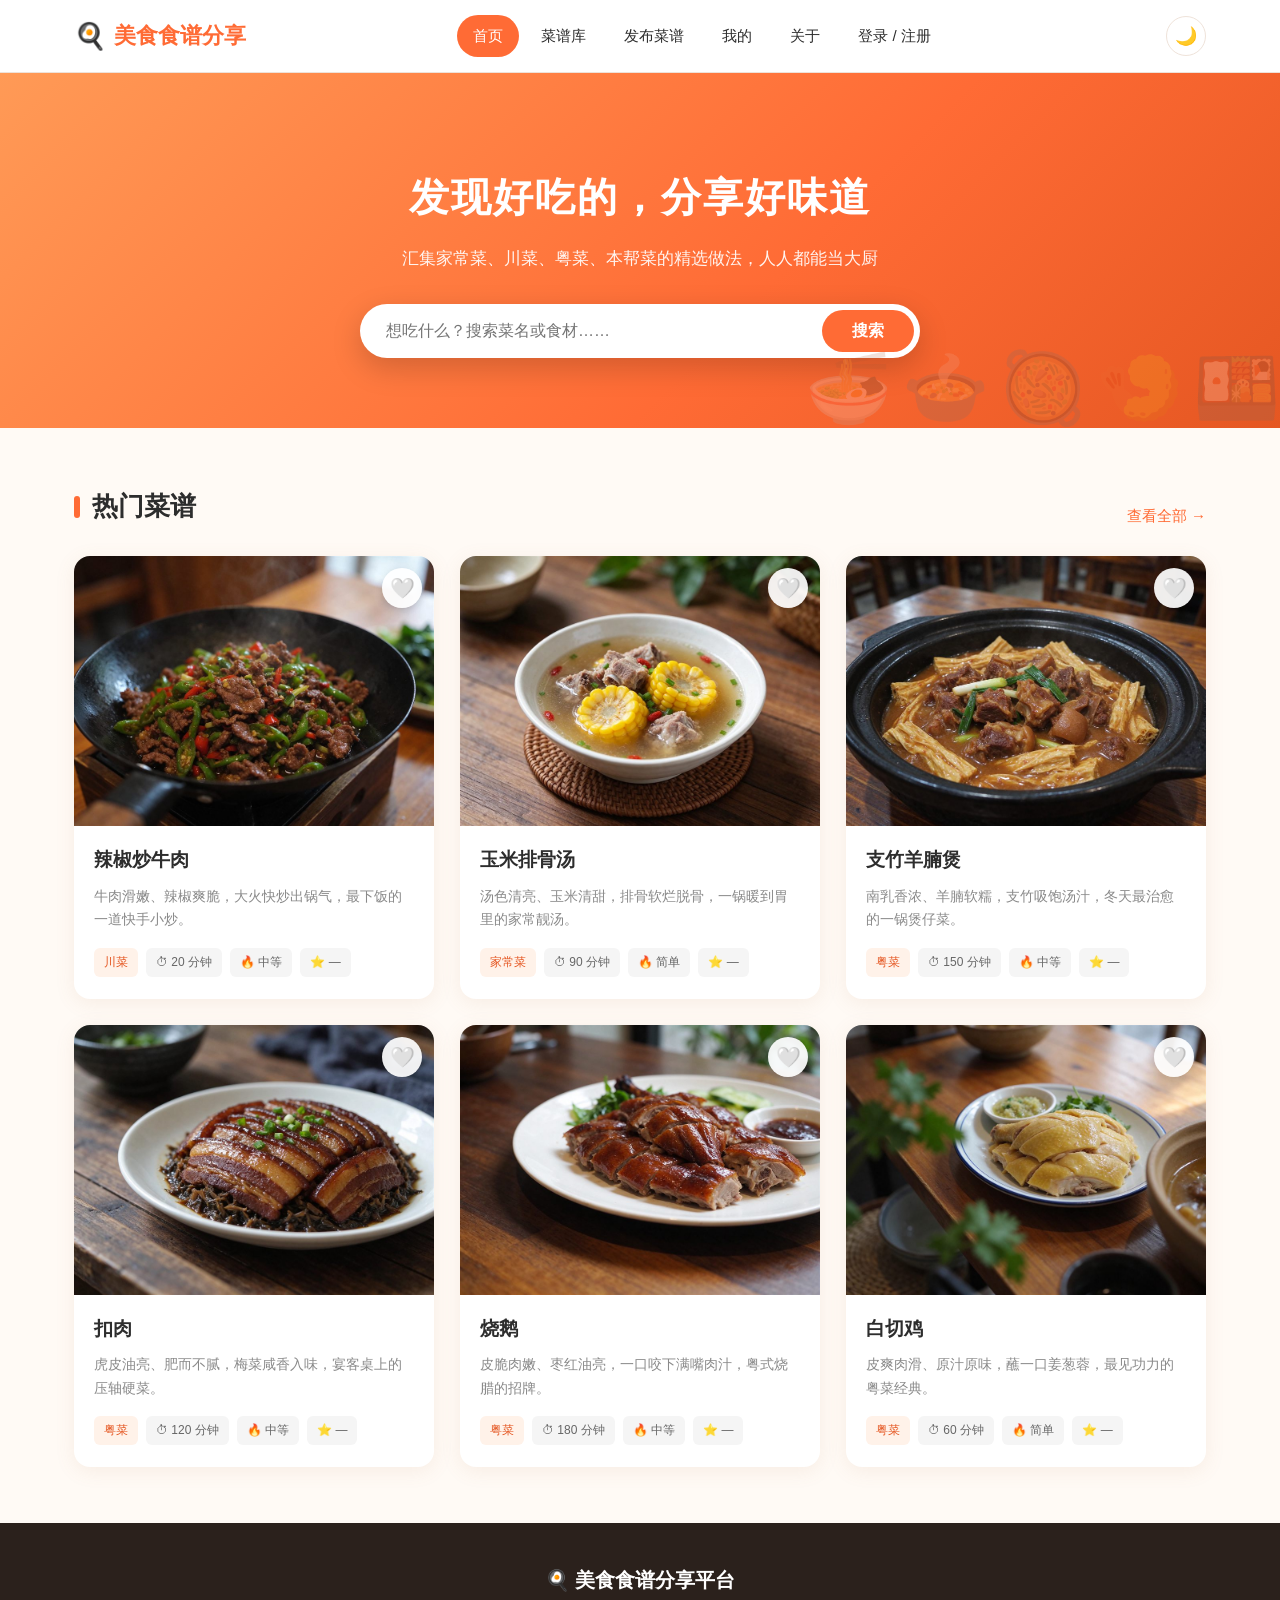
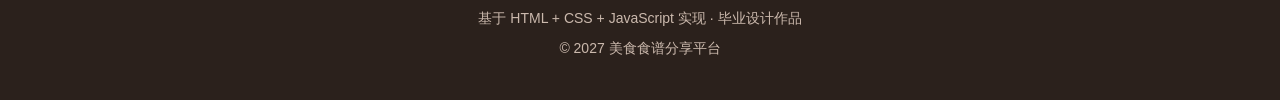
<file: index.html>
﻿<!DOCTYPE html>
<html lang="zh-CN">
<head>
  <meta charset="UTF-8">
  <meta name="viewport" content="width=device-width, initial-scale=1.0">
  <title>美食食谱分享平台 · 首页</title>
  <link rel="stylesheet" href="style.css">
</head>
<body data-page="home">

  <nav class="nav">
    <div class="nav-inner">
      <a class="logo" href="index.html"><span>🍳</span>美食食谱分享</a>
      <nav class="nav-links">
        <a href="index.html" class="active">首页</a>
        <a href="recipes.html">菜谱库</a>
        <a href="publish.html">发布菜谱</a>
        <a href="profile.html">我的</a>
        <a href="about.html">关于</a>
        <a href="login.html" class="nav-user">登录 / 注册</a>
      </nav>
    </div>
  </nav>

  <section class="hero">
    <h1>发现好吃的，分享好味道</h1>
    <p>汇集家常菜、川菜、粤菜、本帮菜的精选做法，人人都能当大厨</p>
    <form class="search-box" id="home-search">
      <input id="home-search-input" placeholder="想吃什么？搜索菜名或食材……" autocomplete="off">
      <button type="submit">搜索</button>
    </form>
  </section>

  <section class="section">
    <div class="container">
      <div class="section-head">
        <h2>热门菜谱</h2>
        <a href="recipes.html">查看全部 →</a>
      </div>
      <div class="card-grid" id="hot-grid"></div>
    </div>
  </section>

  <footer class="footer">
    <div class="f-logo">🍳 美食食谱分享平台</div>
    <p>基于 HTML + CSS + JavaScript 实现 · 毕业设计作品</p>
    <p>© 2027 美食食谱分享平台</p>
  </footer>

  <script src="data.js"></script>
  <script src="main.js"></script>
</body>
</html>
</file>
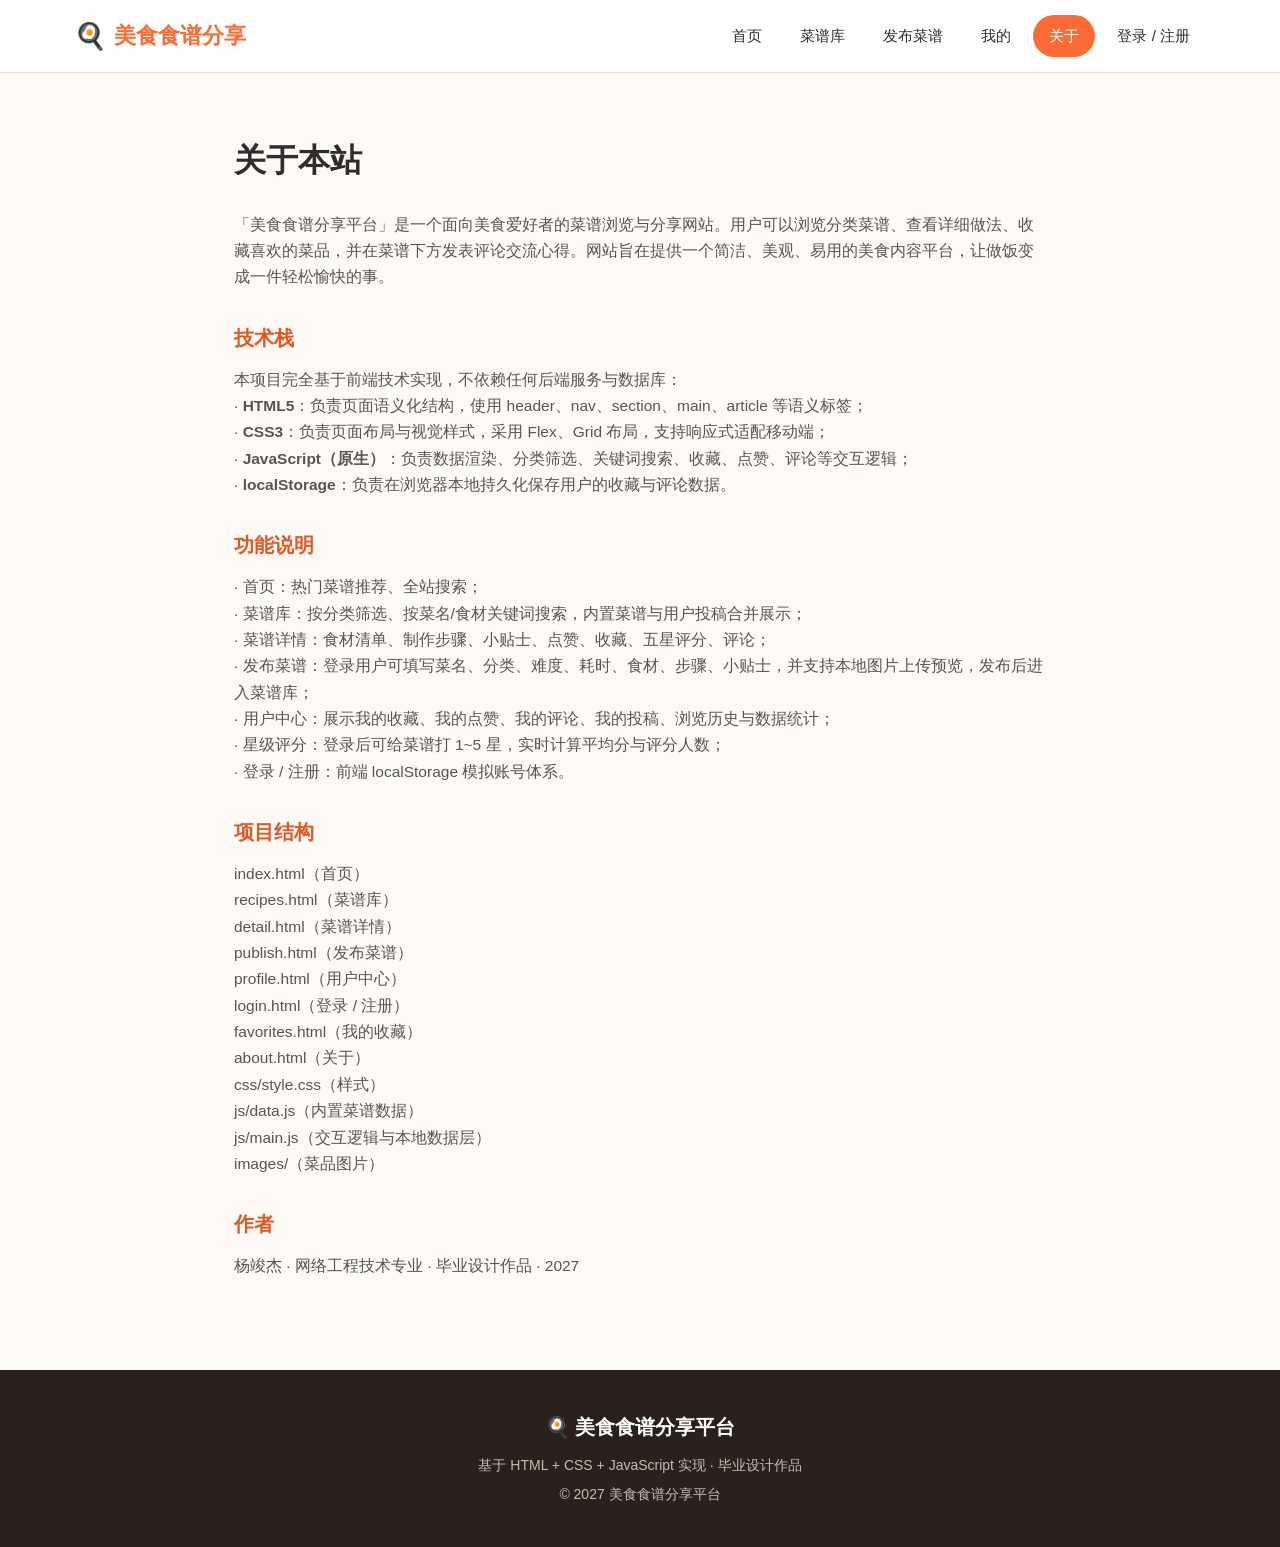
<file: about.html>
﻿<!DOCTYPE html>
<html lang="zh-CN">
<head>
  <meta charset="UTF-8">
  <meta name="viewport" content="width=device-width, initial-scale=1.0">
  <title>关于 · 美食食谱分享平台</title>
  <link rel="stylesheet" href="style.css">
</head>
<body data-page="about">

  <nav class="nav">
    <div class="nav-inner">
      <a class="logo" href="index.html"><span>🍳</span>美食食谱分享</a>
      <nav class="nav-links">
        <a href="index.html">首页</a>
        <a href="recipes.html">菜谱库</a>
        <a href="publish.html">发布菜谱</a>
        <a href="profile.html">我的</a>
        <a href="about.html" class="active">关于</a>
        <a href="login.html" class="nav-user">登录 / 注册</a>
      </nav>
    </div>
  </nav>

  <div class="about-wrap">
    <h1>关于本站</h1>
    <p>「美食食谱分享平台」是一个面向美食爱好者的菜谱浏览与分享网站。用户可以浏览分类菜谱、查看详细做法、收藏喜欢的菜品，并在菜谱下方发表评论交流心得。网站旨在提供一个简洁、美观、易用的美食内容平台，让做饭变成一件轻松愉快的事。</p>

    <h2>技术栈</h2>
    <p>本项目完全基于前端技术实现，不依赖任何后端服务与数据库：</p>
    <p>· <strong>HTML5</strong>：负责页面语义化结构，使用 header、nav、section、main、article 等语义标签；<br>
       · <strong>CSS3</strong>：负责页面布局与视觉样式，采用 Flex、Grid 布局，支持响应式适配移动端；<br>
       · <strong>JavaScript（原生）</strong>：负责数据渲染、分类筛选、关键词搜索、收藏、点赞、评论等交互逻辑；<br>
       · <strong>localStorage</strong>：负责在浏览器本地持久化保存用户的收藏与评论数据。</p>

    <h2>功能说明</h2>
    <p>· 首页：热门菜谱推荐、全站搜索；<br>
       · 菜谱库：按分类筛选、按菜名/食材关键词搜索，内置菜谱与用户投稿合并展示；<br>
       · 菜谱详情：食材清单、制作步骤、小贴士、点赞、收藏、五星评分、评论；<br>
       · 发布菜谱：登录用户可填写菜名、分类、难度、耗时、食材、步骤、小贴士，并支持本地图片上传预览，发布后进入菜谱库；<br>
       · 用户中心：展示我的收藏、我的点赞、我的评论、我的投稿、浏览历史与数据统计；<br>
       · 星级评分：登录后可给菜谱打 1~5 星，实时计算平均分与评分人数；<br>
       · 登录 / 注册：前端 localStorage 模拟账号体系。</p>

    <h2>项目结构</h2>
    <p>
      index.html（首页）<br>
      recipes.html（菜谱库）<br>
      detail.html（菜谱详情）<br>
      publish.html（发布菜谱）<br>
      profile.html（用户中心）<br>
      login.html（登录 / 注册）<br>
      favorites.html（我的收藏）<br>
      about.html（关于）<br>
      css/style.css（样式）<br>
      js/data.js（内置菜谱数据）<br>
      js/main.js（交互逻辑与本地数据层）<br>
      images/（菜品图片）
    </p>

    <h2>作者</h2>
    <p>杨竣杰 · 网络工程技术专业 · 毕业设计作品 · 2027</p>
  </div>

  <footer class="footer">
    <div class="f-logo">🍳 美食食谱分享平台</div>
    <p>基于 HTML + CSS + JavaScript 实现 · 毕业设计作品</p>
    <p>© 2027 美食食谱分享平台</p>
  </footer>

</body>
</html>
</file>
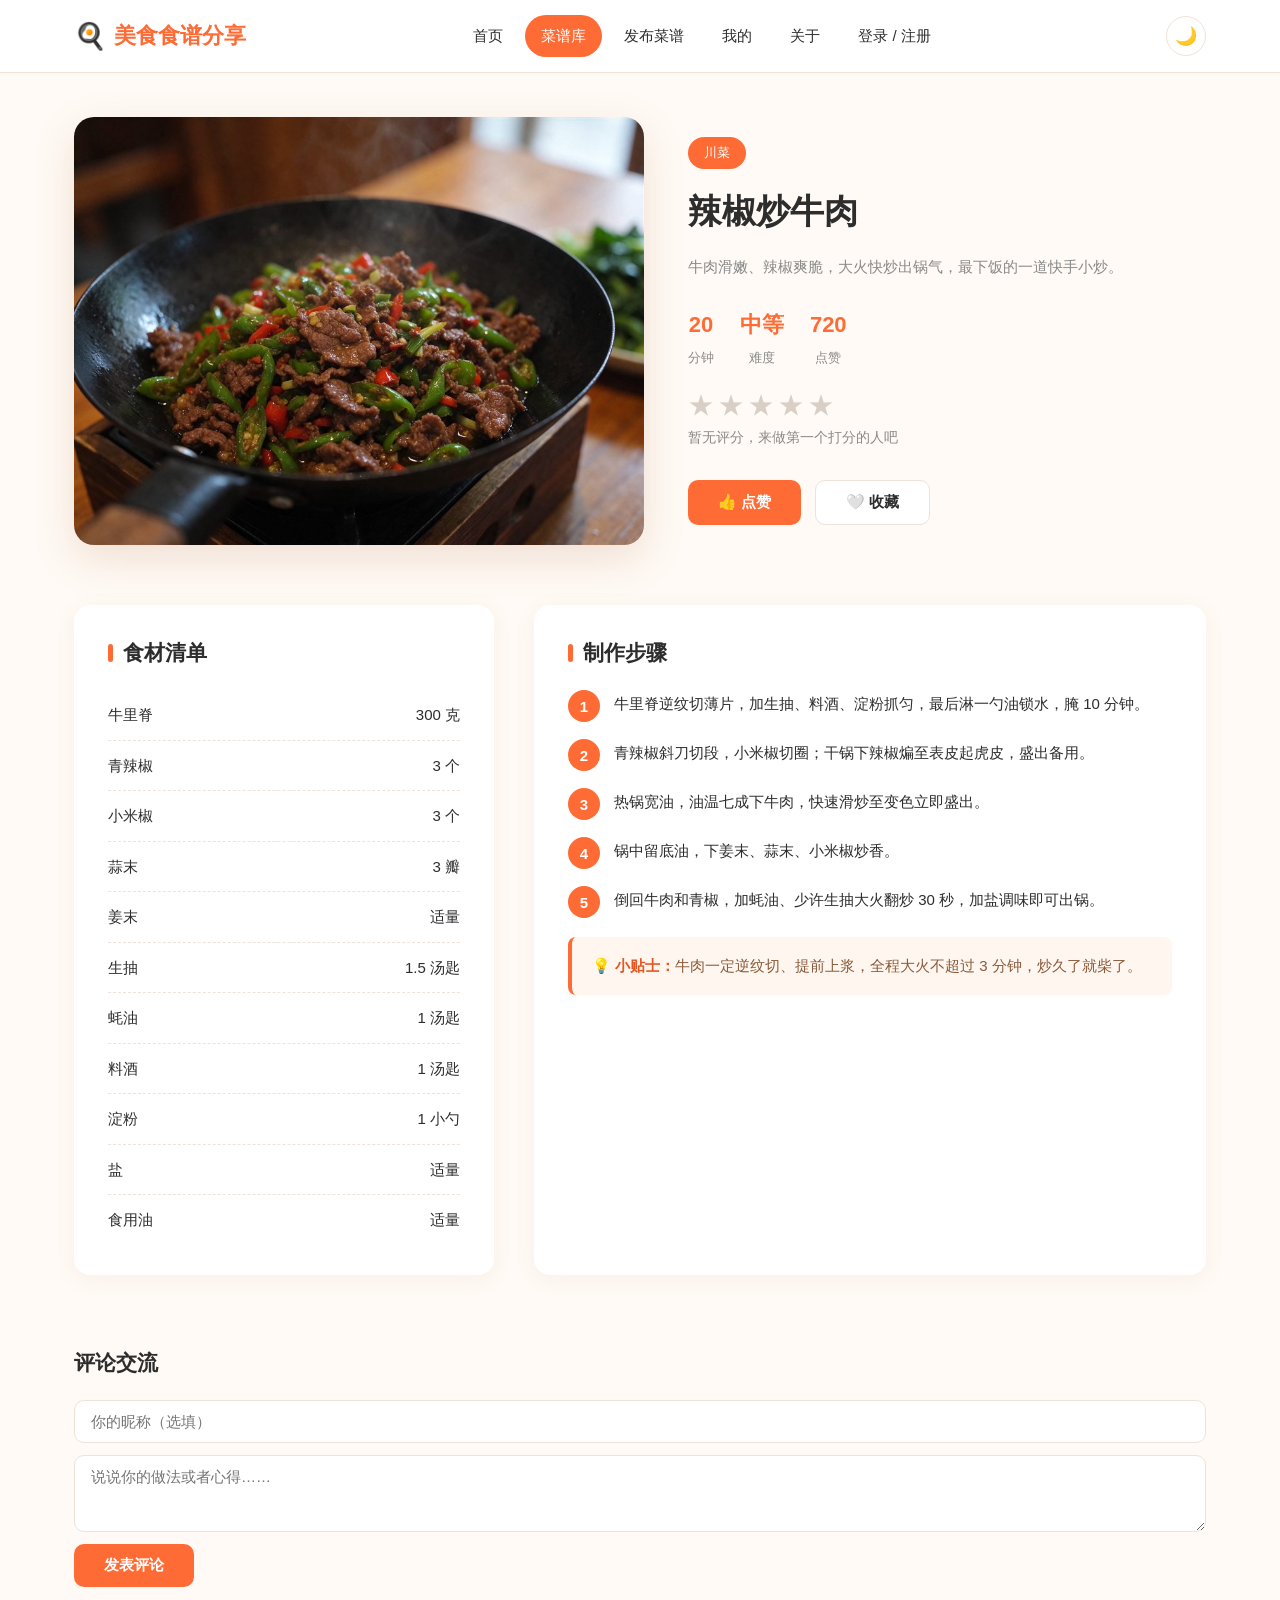
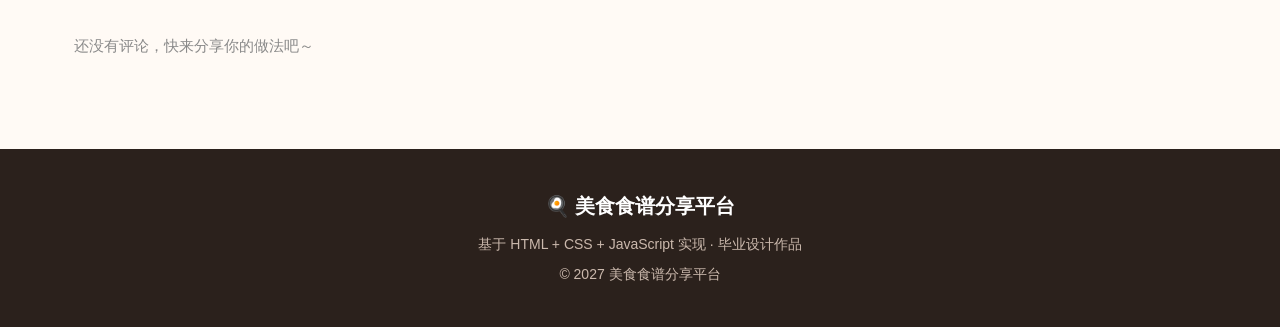
<file: detail.html>
﻿<!DOCTYPE html>
<html lang="zh-CN">
<head>
  <meta charset="UTF-8">
  <meta name="viewport" content="width=device-width, initial-scale=1.0">
  <title>菜谱详情 · 美食食谱分享平台</title>
  <link rel="stylesheet" href="style.css">
</head>
<body data-page="detail">

  <nav class="nav">
    <div class="nav-inner">
      <a class="logo" href="index.html"><span>🍳</span>美食食谱分享</a>
      <nav class="nav-links">
        <a href="index.html">首页</a>
        <a href="recipes.html" class="active">菜谱库</a>
        <a href="publish.html">发布菜谱</a>
        <a href="profile.html">我的</a>
        <a href="about.html">关于</a>
        <a href="login.html" class="nav-user">登录 / 注册</a>
      </nav>
    </div>
  </nav>

  <main class="container">
    <div class="detail-head" id="detail-head"></div>
    <div class="detail-grid" id="detail-body"></div>
  </main>

  <section class="comments">
    <div class="container">
      <h2 style="font-size:21px;font-weight:700;margin-bottom:20px">评论交流</h2>
      <form class="comment-form" id="comment-form">
        <input id="c-name" placeholder="你的昵称（选填）" maxlength="20">
        <textarea id="c-text" placeholder="说说你的做法或者心得……" rows="3" maxlength="200"></textarea>
        <button class="btn btn-primary" type="submit">发表评论</button>
      </form>
      <div class="comment-list" id="comment-list"></div>
    </div>
  </section>

  <footer class="footer">
    <div class="f-logo">🍳 美食食谱分享平台</div>
    <p>基于 HTML + CSS + JavaScript 实现 · 毕业设计作品</p>
    <p>© 2027 美食食谱分享平台</p>
  </footer>

  <script src="data.js"></script>
  <script src="main.js"></script>
</body>
</html>
</file>
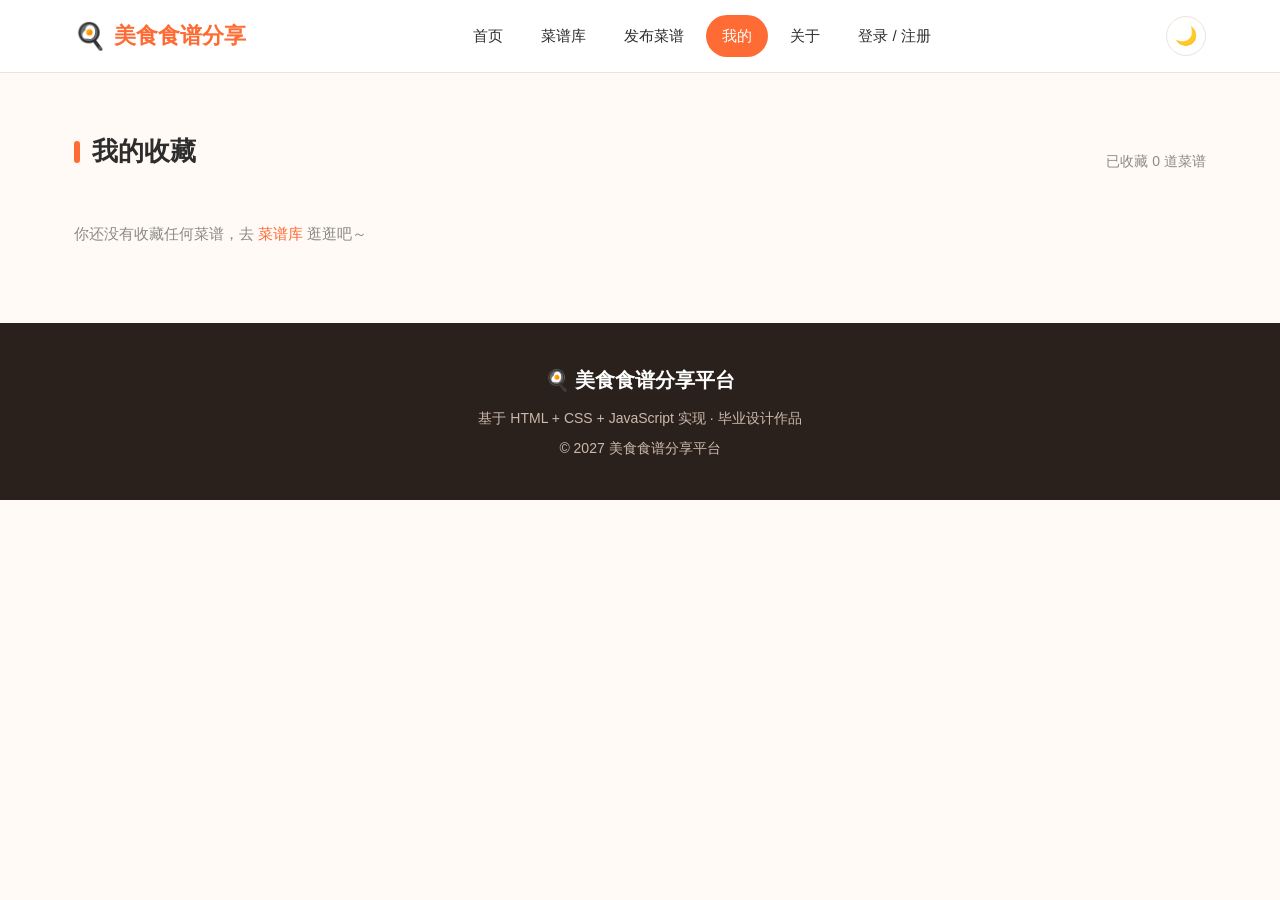
<file: favorites.html>
﻿<!DOCTYPE html>
<html lang="zh-CN">
<head>
  <meta charset="UTF-8">
  <meta name="viewport" content="width=device-width, initial-scale=1.0">
  <title>我的收藏 · 美食食谱分享平台</title>
  <link rel="stylesheet" href="style.css">
</head>
<body data-page="favorites">

  <nav class="nav">
    <div class="nav-inner">
      <a class="logo" href="index.html"><span>🍳</span>美食食谱分享</a>
      <nav class="nav-links">
        <a href="index.html">首页</a>
        <a href="recipes.html">菜谱库</a>
        <a href="publish.html">发布菜谱</a>
        <a href="profile.html" class="active">我的</a>
        <a href="about.html">关于</a>
        <a href="login.html" class="nav-user">登录 / 注册</a>
      </nav>
    </div>
  </nav>

  <section class="section">
    <div class="container">
      <div class="section-head">
        <h2>我的收藏</h2>
        <span id="fav-count" style="color:#8a8a8a;font-size:14px"></span>
      </div>
      <div class="card-grid" id="fav-grid"></div>
    </div>
  </section>

  <footer class="footer">
    <div class="f-logo">🍳 美食食谱分享平台</div>
    <p>基于 HTML + CSS + JavaScript 实现 · 毕业设计作品</p>
    <p>© 2027 美食食谱分享平台</p>
  </footer>

  <script src="data.js"></script>
  <script src="main.js"></script>
</body>
</html>
</file>
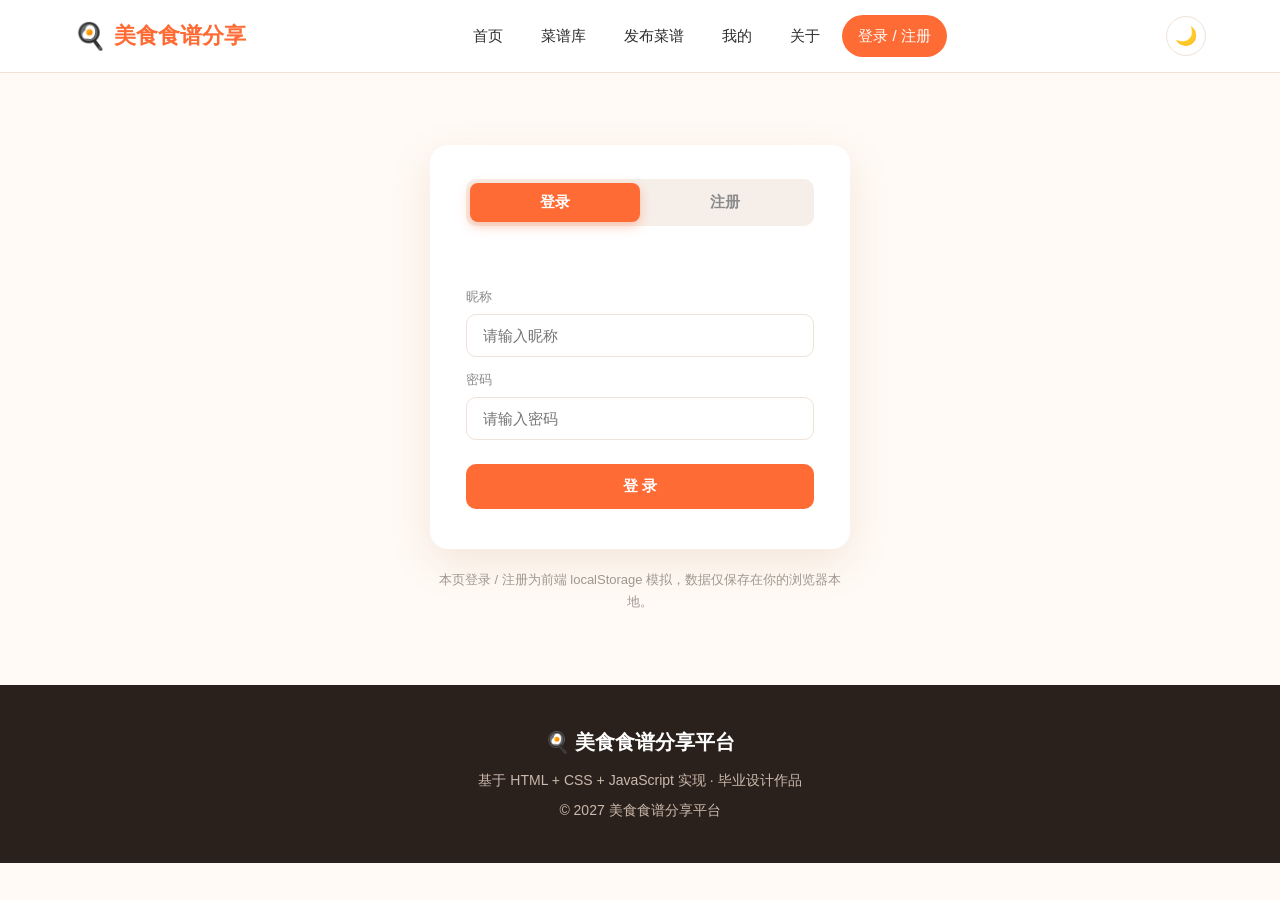
<file: login.html>
﻿<!DOCTYPE html>
<html lang="zh-CN">
<head>
  <meta charset="UTF-8">
  <meta name="viewport" content="width=device-width, initial-scale=1.0">
  <title>登录 / 注册 · 美食食谱分享平台</title>
  <link rel="stylesheet" href="style.css">
</head>
<body data-page="login">

  <nav class="nav">
    <div class="nav-inner">
      <a class="logo" href="index.html"><span>🍳</span>美食食谱分享</a>
      <nav class="nav-links">
        <a href="index.html">首页</a>
        <a href="recipes.html">菜谱库</a>
        <a href="publish.html">发布菜谱</a>
        <a href="profile.html">我的</a>
        <a href="about.html">关于</a>
        <a href="login.html" class="nav-user active">登录 / 注册</a>
      </nav>
    </div>
  </nav>

  <div class="auth-wrap">
    <div class="auth-card">
      <div class="auth-tabs">
        <button class="auth-tab active" data-tab="login">登录</button>
        <button class="auth-tab" data-tab="register">注册</button>
      </div>

      <div id="auth-msg" class="auth-msg"></div>

      
      <div id="logged-in" class="logged-box" style="display:none">
        <div class="logged-avatar">👤</div>
        <p class="logged-text" id="logged-text"></p>
        <button class="btn btn-fav" id="logout-btn" type="button">退出登录</button>
      </div>

      
      <form id="login-form" class="auth-form">
        <label>昵称</label>
        <input id="login-name" placeholder="请输入昵称" autocomplete="username" maxlength="20">
        <label>密码</label>
        <input id="login-pwd" type="password" placeholder="请输入密码" autocomplete="current-password">
        <button class="btn btn-primary" type="submit">登 录</button>
      </form>

      
      <form id="register-form" class="auth-form" style="display:none">
        <label>昵称</label>
        <input id="reg-name" placeholder="设置昵称" autocomplete="username" maxlength="20">
        <label>密码</label>
        <input id="reg-pwd" type="password" placeholder="设置密码（至少 6 位）" autocomplete="new-password">
        <label>确认密码</label>
        <input id="reg-pwd2" type="password" placeholder="再次输入密码" autocomplete="new-password">
        <button class="btn btn-primary" type="submit">注 册</button>
      </form>
    </div>
    <p class="auth-note">本页登录 / 注册为前端 localStorage 模拟，数据仅保存在你的浏览器本地。</p>
  </div>

  <footer class="footer">
    <div class="f-logo">🍳 美食食谱分享平台</div>
    <p>基于 HTML + CSS + JavaScript 实现 · 毕业设计作品</p>
    <p>© 2027 美食食谱分享平台</p>
  </footer>

  <script src="main.js"></script>
</body>
</html>
</file>
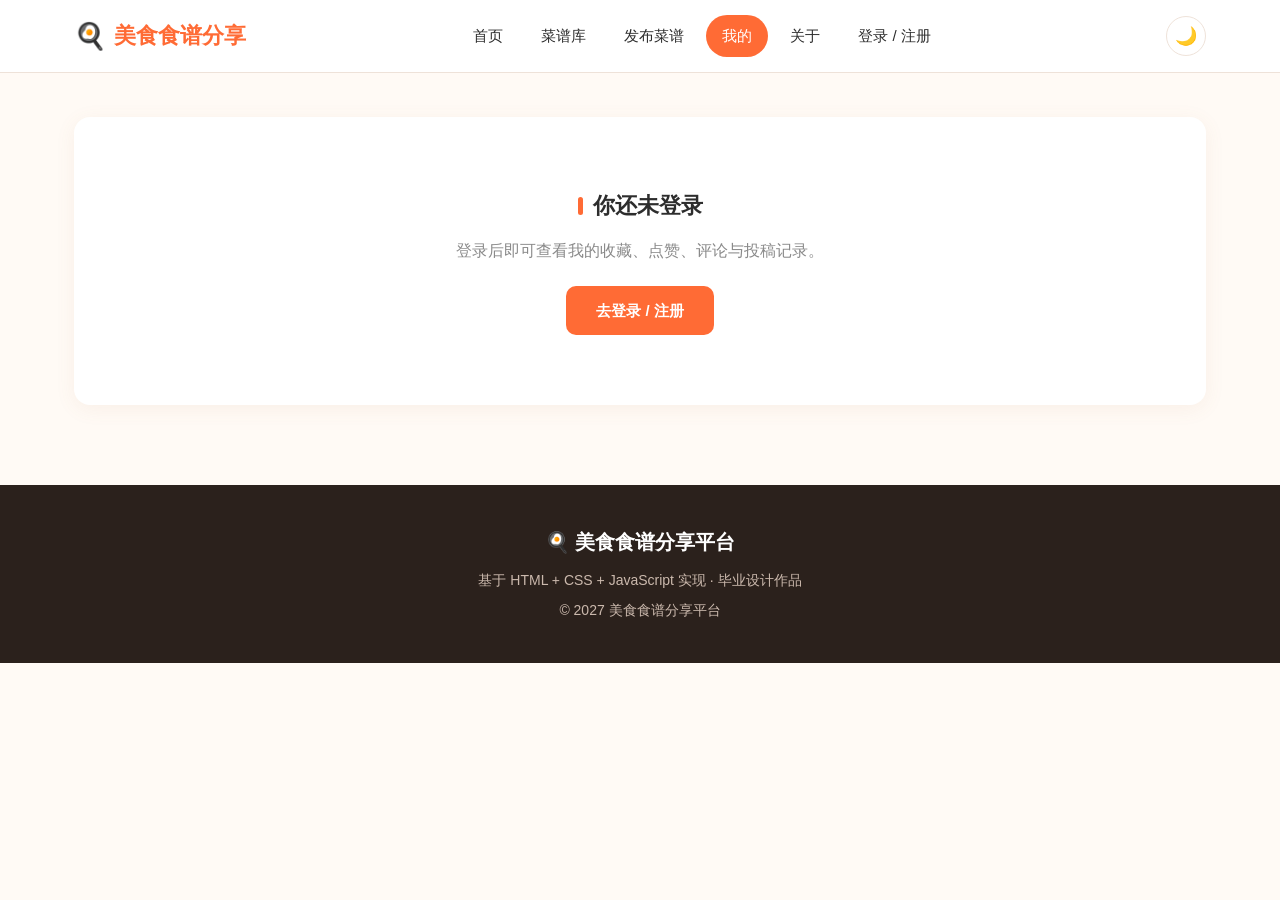
<file: profile.html>
﻿<!DOCTYPE html>
<html lang="zh-CN">
<head>
  <meta charset="UTF-8">
  <meta name="viewport" content="width=device-width, initial-scale=1.0">
  <title>我的 · 美食食谱分享平台</title>
  <link rel="stylesheet" href="style.css">
</head>
<body data-page="profile">

  <nav class="nav">
    <div class="nav-inner">
      <a class="logo" href="index.html"><span>🍳</span>美食食谱分享</a>
      <nav class="nav-links">
        <a href="index.html">首页</a>
        <a href="recipes.html">菜谱库</a>
        <a href="publish.html">发布菜谱</a>
        <a href="profile.html" class="active">我的</a>
        <a href="about.html">关于</a>
        <a href="login.html" class="nav-user">登录 / 注册</a>
      </nav>
    </div>
  </nav>

  <main class="profile-wrap">
    
    <div id="profile-guest" class="panel guest-box" hidden>
      <h2 style="font-size:22px;margin-bottom:12px">你还未登录</h2>
      <p style="color:#8a8a8a;margin-bottom:22px">登录后即可查看我的收藏、点赞、评论与投稿记录。</p>
      <a href="login.html" class="btn btn-primary" style="display:inline-block">去登录 / 注册</a>
    </div>

    
    <div id="profile-main" hidden>
      <div class="profile-head">
        <div class="profile-avatar" id="profile-avatar">U</div>
        <div>
          <h1 id="profile-name">用户</h1>
          <p class="muted">美食爱好者 · 本地账号</p>
        </div>
        <a href="publish.html" class="btn btn-primary">+ 发布菜谱</a>
      </div>

      <div class="profile-stats" id="profile-stats"></div>

      <div class="profile-tabs">
        <button data-ptab="favs" class="active">我的收藏</button>
        <button data-ptab="likes">我的点赞</button>
        <button data-ptab="comments">我的评论</button>
        <button data-ptab="recipes">我的投稿</button>
        <button data-ptab="history">浏览历史</button>
      </div>

      <div id="profile-content"></div>

      <div style="margin-top:36px">
        <button class="btn btn-fav" id="profile-logout">退出登录</button>
      </div>
    </div>
  </main>

  <footer class="footer">
    <div class="f-logo">🍳 美食食谱分享平台</div>
    <p>基于 HTML + CSS + JavaScript 实现 · 毕业设计作品</p>
    <p>© 2027 美食食谱分享平台</p>
  </footer>

  <script src="data.js"></script>
  <script src="main.js"></script>
</body>
</html>
</file>
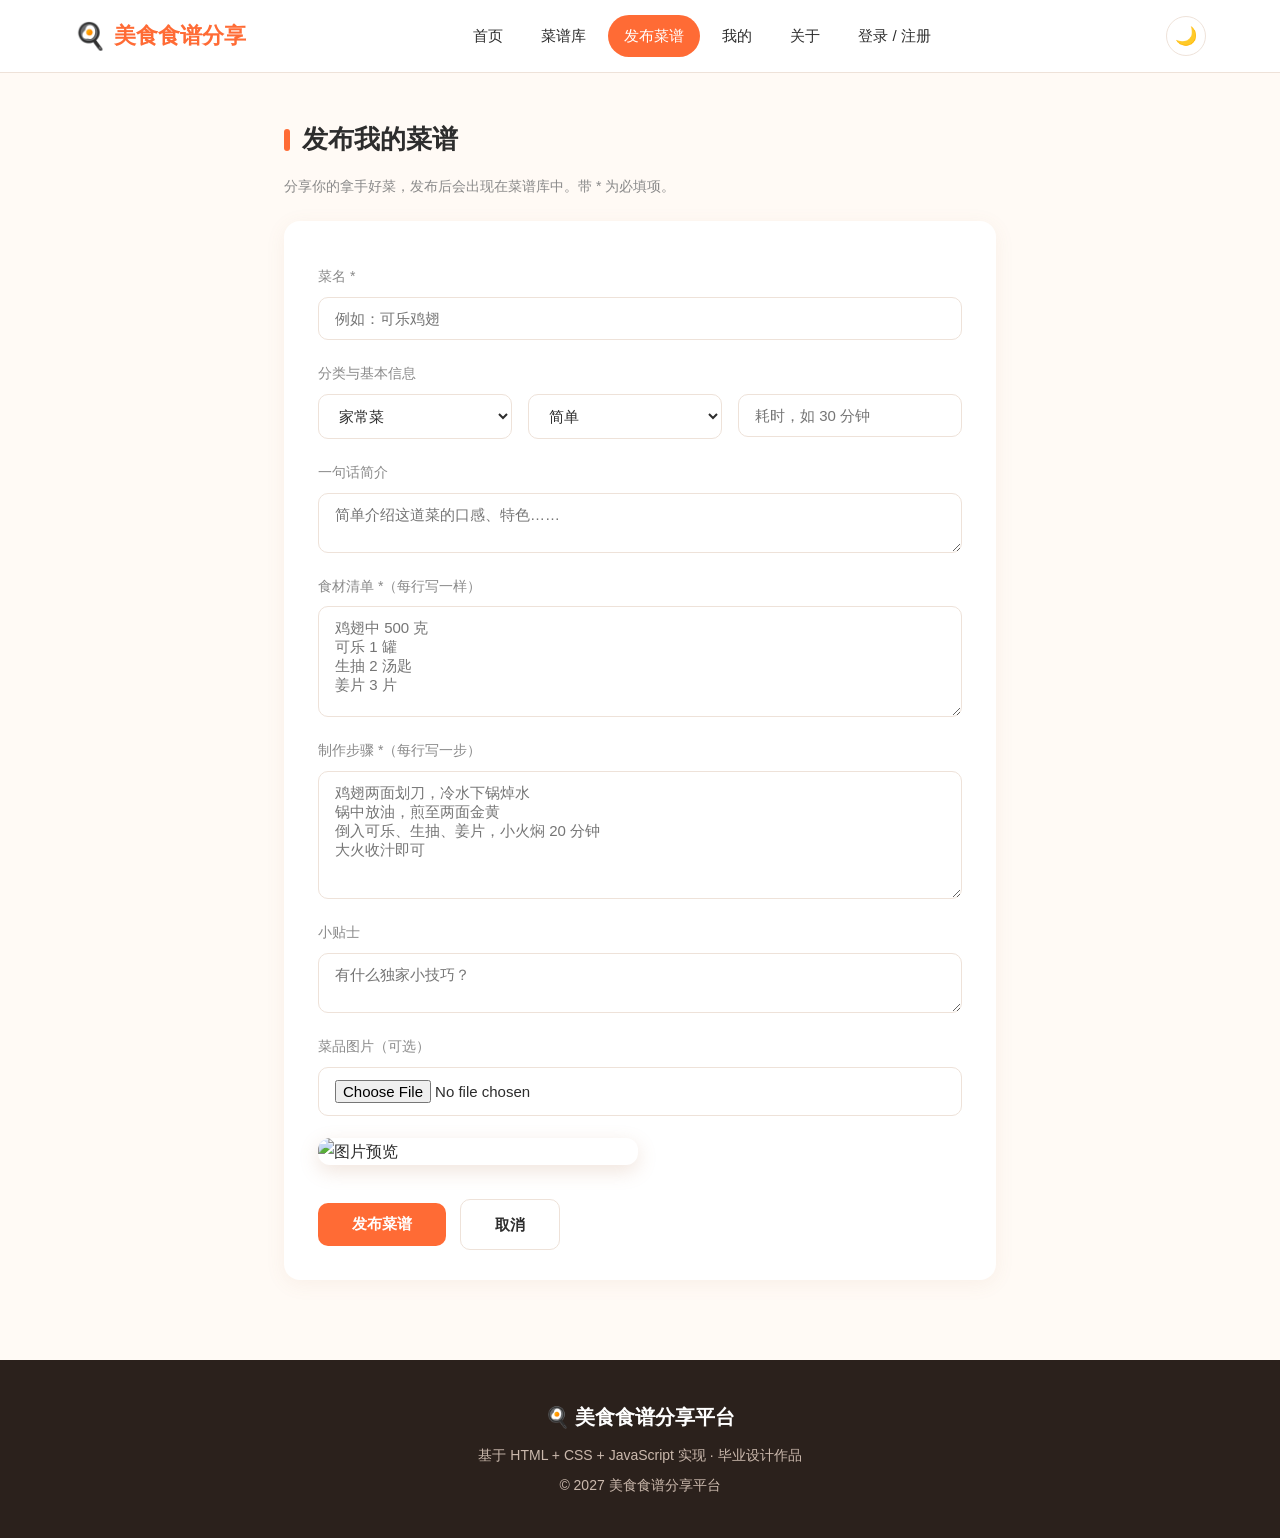
<file: publish.html>
﻿<!DOCTYPE html>
<html lang="zh-CN">
<head>
  <meta charset="UTF-8">
  <meta name="viewport" content="width=device-width, initial-scale=1.0">
  <title>发布菜谱 · 美食食谱分享平台</title>
  <link rel="stylesheet" href="style.css">
</head>
<body data-page="publish">

  <nav class="nav">
    <div class="nav-inner">
      <a class="logo" href="index.html"><span>🍳</span>美食食谱分享</a>
      <nav class="nav-links">
        <a href="index.html">首页</a>
        <a href="recipes.html">菜谱库</a>
        <a href="publish.html" class="active">发布菜谱</a>
        <a href="profile.html">我的</a>
        <a href="about.html">关于</a>
        <a href="login.html" class="nav-user">登录 / 注册</a>
      </nav>
    </div>
  </nav>

  <main class="publish-wrap">
    <div class="section-head">
      <h2>发布我的菜谱</h2>
    </div>
    <p style="color:#8a8a8a;font-size:14px;margin:-14px 0 22px">
      分享你的拿手好菜，发布后会出现在菜谱库中。带 * 为必填项。
    </p>

    <form id="pub-form" class="panel publish-form">
      <label>菜名 *</label>
      <input id="pub-name" placeholder="例如：可乐鸡翅" maxlength="20">

      <label>分类与基本信息</label>
      <div class="row">
        <div>
          <select id="pub-cat">
            <option value="家常菜">家常菜</option>
            <option value="川菜">川菜</option>
            <option value="粤菜">粤菜</option>
            <option value="本帮菜">本帮菜</option>
          </select>
        </div>
        <div>
          <select id="pub-diff">
            <option value="简单">简单</option>
            <option value="中等">中等</option>
            <option value="困难">困难</option>
          </select>
        </div>
        <div>
          <input id="pub-time" placeholder="耗时，如 30 分钟">
        </div>
      </div>

      <label>一句话简介</label>
      <textarea id="pub-desc" rows="2" placeholder="简单介绍这道菜的口感、特色……" maxlength="80"></textarea>

      <label>食材清单 *（每行写一样）</label>
      <textarea id="pub-ing" rows="5" placeholder="鸡翅中 500 克&#10;可乐 1 罐&#10;生抽 2 汤匙&#10;姜片 3 片"></textarea>

      <label>制作步骤 *（每行写一步）</label>
      <textarea id="pub-steps" rows="6" placeholder="鸡翅两面划刀，冷水下锅焯水&#10;锅中放油，煎至两面金黄&#10;倒入可乐、生抽、姜片，小火焖 20 分钟&#10;大火收汁即可"></textarea>

      <label>小贴士</label>
      <textarea id="pub-tips" rows="2" placeholder="有什么独家小技巧？"></textarea>

      <label>菜品图片（可选）</label>
      <input id="pub-img" type="file" accept="image/*">
      <img id="pub-preview" class="pub-preview" alt="图片预览" hidden>

      <div class="form-actions">
        <button class="btn btn-primary" type="submit">发布菜谱</button>
        <a href="recipes.html" class="btn btn-fav btn-link">取消</a>
      </div>
    </form>
  </main>

  <footer class="footer">
    <div class="f-logo">🍳 美食食谱分享平台</div>
    <p>基于 HTML + CSS + JavaScript 实现 · 毕业设计作品</p>
    <p>© 2027 美食食谱分享平台</p>
  </footer>

  <script src="data.js"></script>
  <script src="main.js"></script>
</body>
</html>
</file>
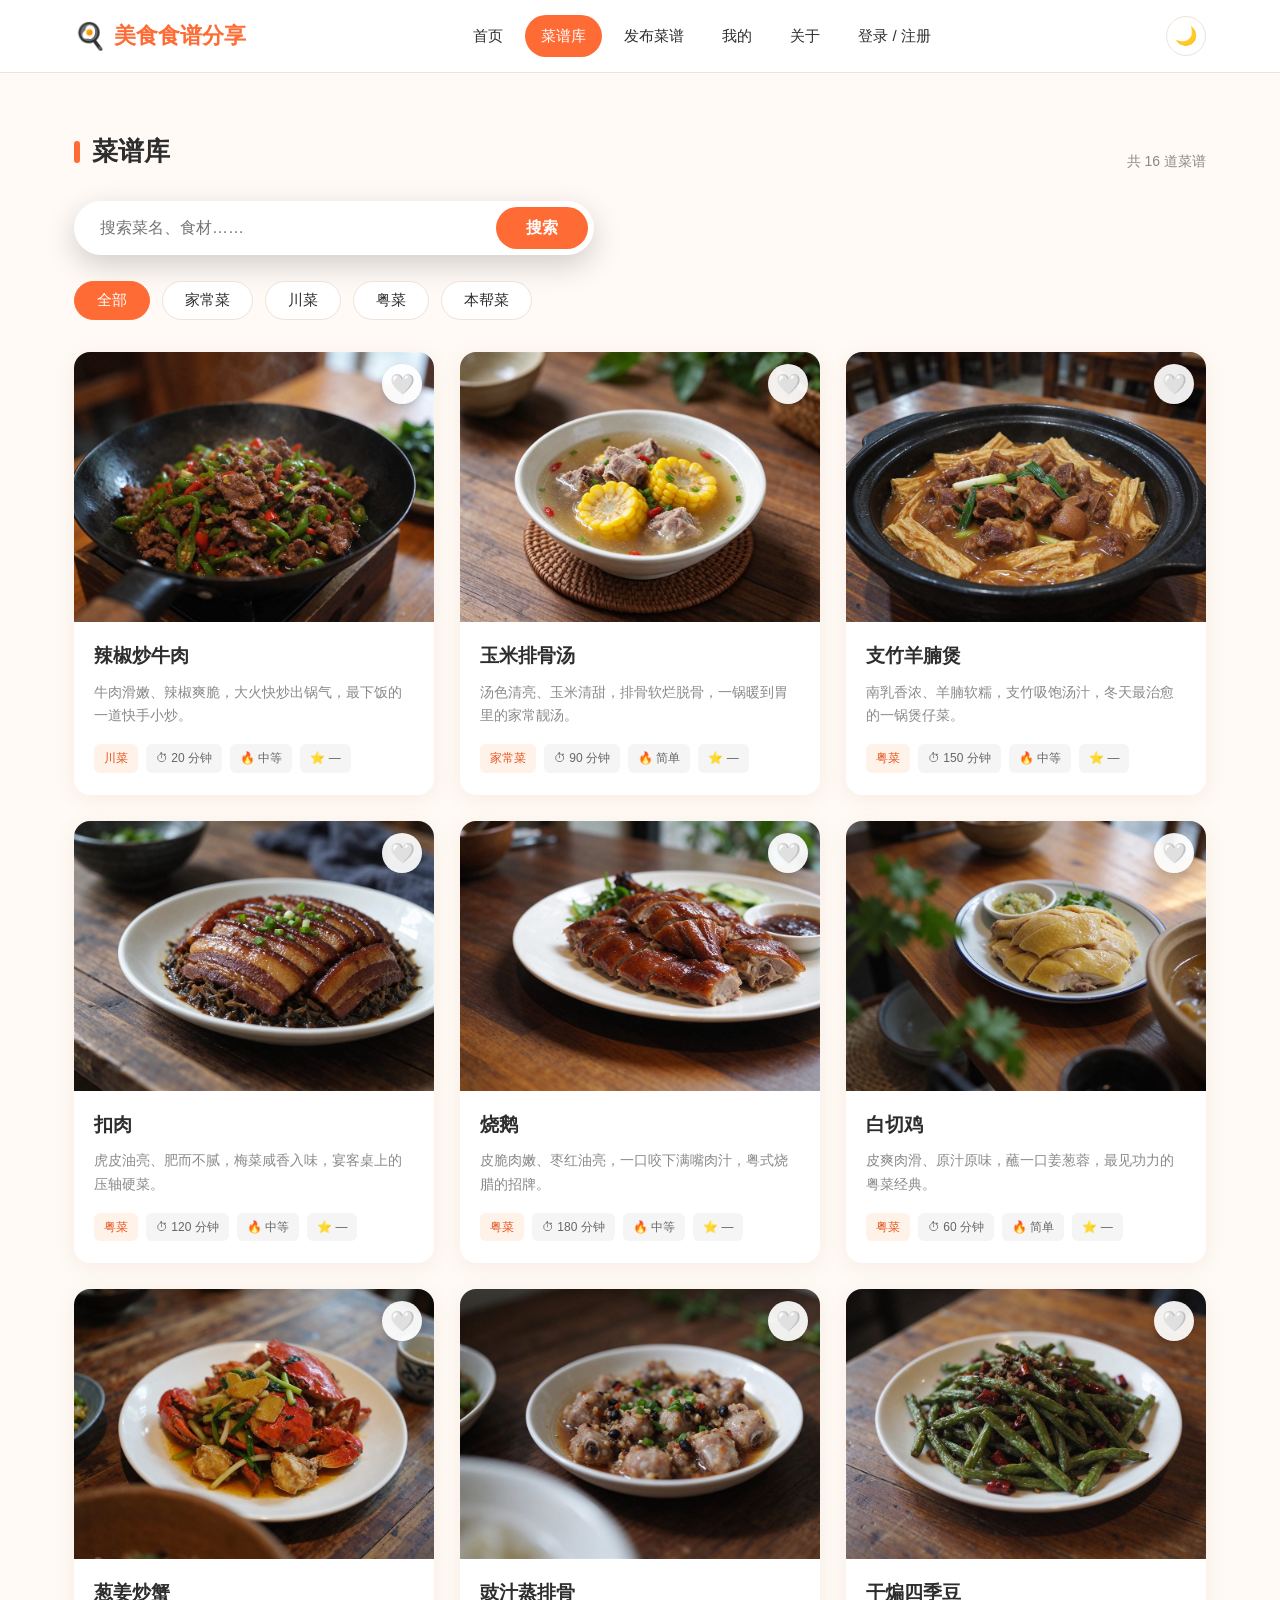
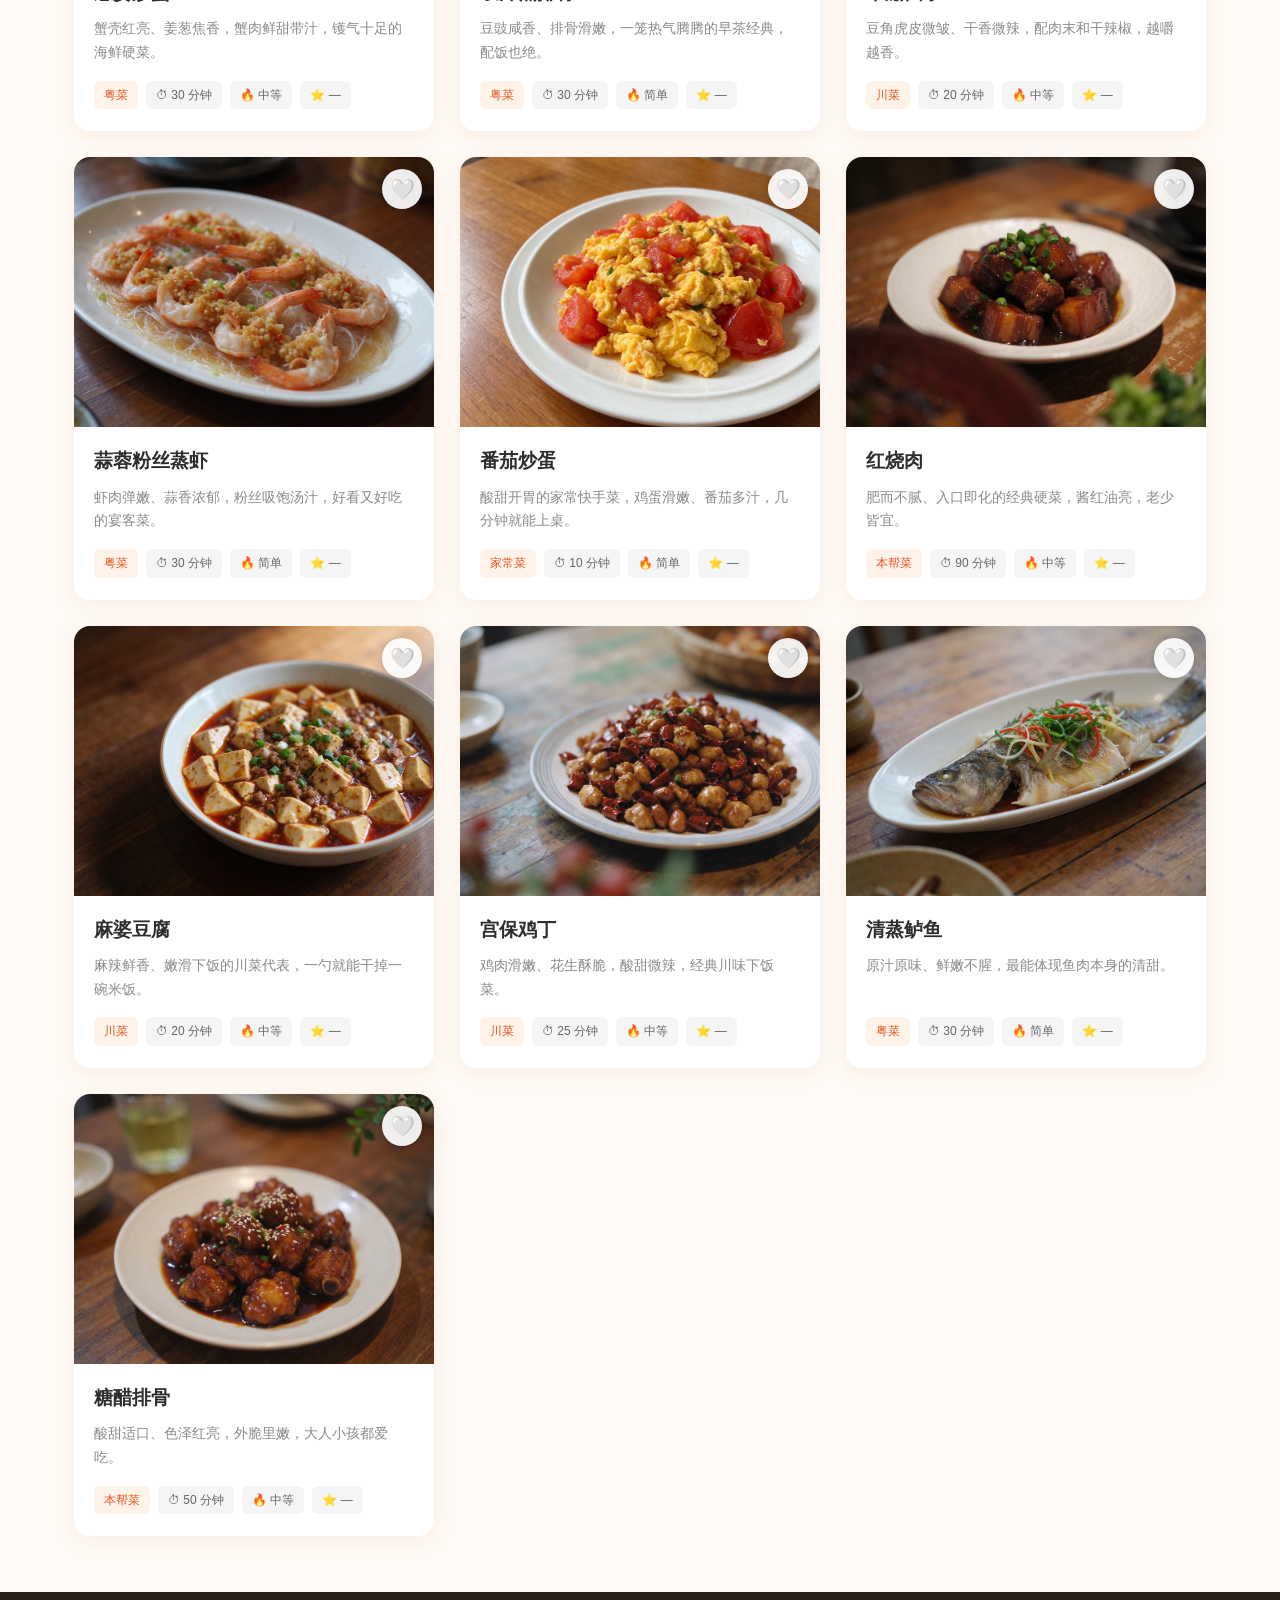
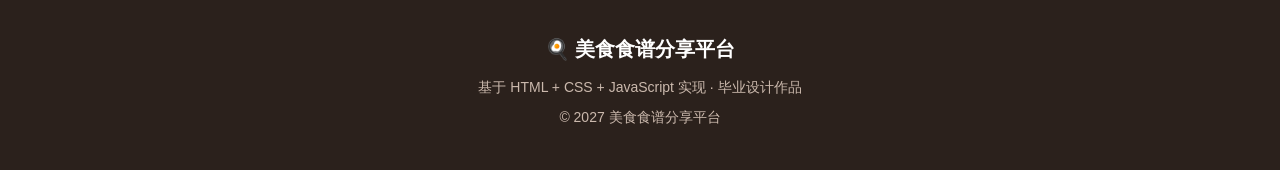
<file: recipes.html>
﻿<!DOCTYPE html>
<html lang="zh-CN">
<head>
  <meta charset="UTF-8">
  <meta name="viewport" content="width=device-width, initial-scale=1.0">
  <title>菜谱库 · 美食食谱分享平台</title>
  <link rel="stylesheet" href="style.css">
</head>
<body data-page="recipes">

  <nav class="nav">
    <div class="nav-inner">
      <a class="logo" href="index.html"><span>🍳</span>美食食谱分享</a>
      <nav class="nav-links">
        <a href="index.html">首页</a>
        <a href="recipes.html" class="active">菜谱库</a>
        <a href="publish.html">发布菜谱</a>
        <a href="profile.html">我的</a>
        <a href="about.html">关于</a>
        <a href="login.html" class="nav-user">登录 / 注册</a>
      </nav>
    </div>
  </nav>

  <section class="section">
    <div class="container">
      <div class="section-head">
        <h2>菜谱库</h2>
        <span id="result-count" style="color:#8a8a8a;font-size:14px"></span>
      </div>

      <form class="search-box" id="page-search-form" style="margin:0 0 26px;max-width:520px">
        <input id="page-search" placeholder="搜索菜名、食材……" autocomplete="off">
        <button type="submit">搜索</button>
      </form>

      <div class="categories" id="chips"></div>
      <div class="card-grid" id="card-grid"></div>
    </div>
  </section>

  <footer class="footer">
    <div class="f-logo">🍳 美食食谱分享平台</div>
    <p>基于 HTML + CSS + JavaScript 实现 · 毕业设计作品</p>
    <p>© 2027 美食食谱分享平台</p>
  </footer>

  <script src="data.js"></script>
  <script src="main.js"></script>
</body>
</html>
</file>
<file: style.css>
* { margin: 0; padding: 0; box-sizing: border-box; }
:root {
  --primary: #ff6b35;
  --primary-dark: #e55722;
  --text: #2d2d2d;
  --muted: #8a8a8a;
  --bg: #fffaf5;
  --card: #ffffff;
  --line: #eee2d9;
}
html { scroll-behavior: smooth; }
body {
  font-family: "Microsoft YaHei", "PingFang SC", -apple-system, sans-serif;
  background: var(--bg);
  color: var(--text);
  line-height: 1.7;
  -webkit-font-smoothing: antialiased;
}
a { text-decoration: none; color: inherit; }
img { display: block; max-width: 100%; }

.nav {
  position: sticky; top: 0; z-index: 100;
  background: rgba(255, 255, 255, 0.96);
  backdrop-filter: blur(8px);
  border-bottom: 1px solid var(--line);
}
.nav-inner {
  max-width: 1180px; margin: 0 auto;
  display: flex; align-items: center; justify-content: space-between;
  padding: 14px 24px;
}
.logo {
  font-size: 22px; font-weight: 800; color: var(--primary);
  display: flex; align-items: center; gap: 8px;
}
.logo span { font-size: 26px; }
.nav-links { display: flex; gap: 6px; align-items: center; }
.nav-links a {
  padding: 8px 16px; border-radius: 999px;
  font-size: 15px; color: var(--text); transition: all 0.2s;
}
.nav-links a:hover { background: #fff1e8; color: var(--primary); }
.nav-links a.active { background: var(--primary); color: #fff; }

.hero {
  position: relative; overflow: hidden;
  padding: 90px 24px 70px;
  background: linear-gradient(135deg, #ff9a56 0%, #ff6b35 60%, #e55722 100%);
  color: #fff; text-align: center;
}
.hero::after {
  content: "🍜🍲🥘🍤🍱";
  position: absolute; right: -10px; bottom: -20px;
  font-size: 70px; opacity: 0.18; letter-spacing: 10px;
}
.hero h1 { font-size: 40px; font-weight: 800; letter-spacing: 2px; }
.hero p { margin-top: 14px; font-size: 17px; opacity: 0.92; }
.search-box {
  max-width: 560px; margin: 30px auto 0;
  display: flex; background: #fff; border-radius: 999px;
  padding: 6px; box-shadow: 0 10px 30px rgba(0, 0, 0, 0.18);
}
.search-box input {
  flex: 1; border: none; outline: none; font-size: 16px;
  padding: 12px 20px; border-radius: 999px; background: transparent;
}
.search-box button {
  border: none; cursor: pointer; padding: 0 30px; border-radius: 999px;
  background: var(--primary); color: #fff; font-size: 16px; font-weight: 600;
  transition: background 0.2s;
}
.search-box button:hover { background: var(--primary-dark); }

.container { max-width: 1180px; margin: 0 auto; padding: 0 24px; }
.section { padding: 56px 0; }
.section-head {
  display: flex; align-items: flex-end; justify-content: space-between;
  margin-bottom: 28px;
}
.section-head h2 { font-size: 26px; font-weight: 800; }
.section-head h2::before {
  content: ""; display: inline-block; width: 6px; height: 22px;
  background: var(--primary); border-radius: 4px;
  margin-right: 12px; vertical-align: -3px;
}
.section-head a { color: var(--primary); font-size: 15px; }

.categories { display: flex; flex-wrap: wrap; gap: 12px; margin-bottom: 32px; }
.chip {
  padding: 9px 22px; border-radius: 999px; cursor: pointer;
  background: #fff; border: 1px solid var(--line);
  font-size: 15px; color: var(--text); transition: all 0.2s;
}
.chip:hover { border-color: var(--primary); color: var(--primary); }
.chip.active { background: var(--primary); color: #fff; border-color: var(--primary); }

.card-grid {
  display: grid; grid-template-columns: repeat(3, 1fr); gap: 26px;
}
.card {
  background: var(--card); border-radius: 16px; overflow: hidden;
  box-shadow: 0 4px 20px rgba(180, 120, 80, 0.1);
  transition: transform 0.25s, box-shadow 0.25s;
  display: flex; flex-direction: column;
}
.card:hover { transform: translateY(-6px); box-shadow: 0 14px 34px rgba(180, 120, 80, 0.22); }
.card-img { position: relative; overflow: hidden; aspect-ratio: 4 / 3; }
.card-img img { width: 100%; height: 100%; object-fit: cover; transition: transform 0.4s; }
.card:hover .card-img img { transform: scale(1.06); }
.card-body { padding: 18px 20px 22px; display: flex; flex-direction: column; flex: 1; }
.card-body h3 { font-size: 19px; font-weight: 700; }
.card-body .desc {
  color: var(--muted); font-size: 14px; margin-top: 8px; flex: 1;
  display: -webkit-box; -webkit-line-clamp: 2; -webkit-box-orient: vertical; overflow: hidden;
}
.card-meta {
  display: flex; gap: 8px; margin-top: 16px; font-size: 12px; color: var(--muted);
}
.tag {
  background: #fff2e9; color: var(--primary-dark);
  padding: 4px 10px; border-radius: 6px;
}
.card-meta .tag { background: #f5f5f5; color: #666; }
.card-meta .tag.cat { background: #fff2e9; color: var(--primary-dark); }

.fav-btn {
  border: none; background: rgba(255, 255, 255, 0.92); cursor: pointer;
  width: 40px; height: 40px; border-radius: 50%;
  display: flex; align-items: center; justify-content: center;
  font-size: 20px; position: absolute; top: 12px; right: 12px;
  box-shadow: 0 2px 8px rgba(0, 0, 0, 0.15); transition: transform 0.2s;
}
.fav-btn:hover { transform: scale(1.12); }
.fav-btn.on { color: #ff4757; }

.detail-head {
  display: grid; grid-template-columns: 1.1fr 1fr; gap: 44px;
  align-items: center; padding: 44px 0 20px;
}
.detail-img { border-radius: 20px; overflow: hidden; box-shadow: 0 14px 40px rgba(180, 120, 80, 0.2); }
.detail-img img { width: 100%; aspect-ratio: 4 / 3; object-fit: cover; }
.detail-info h1 { font-size: 34px; font-weight: 800; }
.detail-info .cat-tag {
  display: inline-block; background: var(--primary); color: #fff;
  padding: 5px 16px; border-radius: 999px; font-size: 13px; margin-bottom: 14px;
}
.detail-info .desc { color: var(--muted); margin-top: 14px; font-size: 15px; }
.detail-stats { display: flex; gap: 26px; margin-top: 26px; }
.detail-stats div { text-align: center; }
.detail-stats strong { display: block; font-size: 22px; color: var(--primary); font-weight: 700; }
.detail-stats span { font-size: 13px; color: var(--muted); }
.detail-actions { margin-top: 30px; display: flex; gap: 14px; }
.btn {
  cursor: pointer; border: none; border-radius: 10px; font-size: 15px; font-weight: 600;
  padding: 12px 30px; transition: all 0.2s;
}
.btn-primary { background: var(--primary); color: #fff; }
.btn-primary:hover { background: var(--primary-dark); }
.btn-fav { background: #fff; border: 1px solid var(--line); color: var(--text); }
.btn-fav.on { background: #fff0f2; border-color: #ff4757; color: #ff4757; }

.detail-grid { display: grid; grid-template-columns: 1fr 1.6fr; gap: 40px; padding: 40px 0 70px; }
.panel {
  background: var(--card); border-radius: 16px; padding: 30px 34px;
  box-shadow: 0 4px 20px rgba(180, 120, 80, 0.08);
}
.panel h2 { font-size: 21px; margin-bottom: 20px; font-weight: 700; }
.panel h2::before {
  content: ""; display: inline-block; width: 5px; height: 18px;
  background: var(--primary); border-radius: 3px; margin-right: 10px; vertical-align: -2px;
}
.ingredients { list-style: none; }
.ingredients li {
  display: flex; justify-content: space-between;
  padding: 12px 0; border-bottom: 1px dashed var(--line); font-size: 15px;
}
.ingredients li:last-child { border-bottom: none; }
.steps { list-style: none; counter-reset: step; }
.steps li {
  position: relative; padding-left: 46px; margin-bottom: 22px; font-size: 15px; line-height: 1.8;
}
.steps li::before {
  counter-increment: step; content: counter(step);
  position: absolute; left: 0; top: 0;
  width: 32px; height: 32px; border-radius: 50%;
  background: var(--primary); color: #fff; font-size: 15px; font-weight: 700;
  display: flex; align-items: center; justify-content: center;
}
.tips-box {
  margin-top: 24px; background: #fff7ef; border-left: 4px solid var(--primary);
  padding: 16px 20px; border-radius: 8px; font-size: 15px; color: #8a5a3a;
}
.tips-box strong { color: var(--primary-dark); }

.comments { padding: 0 0 70px; }
.comment-form { display: flex; flex-direction: column; gap: 12px; margin-bottom: 26px; }
.comment-form input, .comment-form textarea {
  border: 1px solid var(--line); border-radius: 10px; padding: 12px 16px;
  font-family: inherit; font-size: 15px; outline: none; resize: vertical;
}
.comment-form input:focus, .comment-form textarea:focus { border-color: var(--primary); }
.comment-form button { align-self: flex-start; }
.comment-list { display: flex; flex-direction: column; gap: 14px; }
.comment-item {
  background: #fff; border-radius: 12px; padding: 16px 20px;
  box-shadow: 0 2px 10px rgba(180, 120, 80, 0.06);
}
.comment-item .who { display: flex; justify-content: space-between; margin-bottom: 6px; }
.comment-item .who strong { color: var(--primary-dark); }
.comment-item .who span { color: var(--muted); font-size: 13px; }
.comment-item p { font-size: 15px; color: #444; }
.empty { color: var(--muted); font-size: 15px; padding: 20px 0; }

.footer {
  background: #2b211c; color: #cbb9ad; text-align: center;
  padding: 40px 24px; font-size: 14px;
}
.footer .f-logo { font-size: 20px; color: #fff; font-weight: 700; margin-bottom: 10px; }
.footer p { margin-top: 6px; }

.about-wrap { max-width: 860px; margin: 0 auto; padding: 60px 24px 90px; }
.about-wrap h1 { font-size: 32px; margin-bottom: 24px; }
.about-wrap h2 { font-size: 20px; margin: 30px 0 12px; color: var(--primary-dark); }
.about-wrap p { font-size: 15.5px; color: #555; }

@media (max-width: 900px) {
  .card-grid { grid-template-columns: repeat(2, 1fr); gap: 18px; }
  .detail-head { grid-template-columns: 1fr; gap: 24px; }
  .detail-grid { grid-template-columns: 1fr; gap: 24px; }
  .hero h1 { font-size: 30px; }
}
@media (max-width: 600px) {
  .nav-inner { flex-direction: column; gap: 10px; padding: 12px 16px; }
  .nav-links { flex-wrap: wrap; justify-content: center; }
  .card-grid { grid-template-columns: 1fr; }
  .hero { padding: 60px 16px 50px; }
  .search-box button { padding: 0 18px; }
  .panel { padding: 22px; }
}

.auth-wrap { min-height: 68vh; display: flex; flex-direction: column; align-items: center; justify-content: center; padding: 60px 24px; }
.auth-card { width: 100%; max-width: 420px; background: #fff; border-radius: 18px; padding: 34px 36px 40px; box-shadow: 0 14px 40px rgba(180, 120, 80, 0.15); }
.auth-tabs { display: flex; background: #f6efe9; border-radius: 10px; padding: 4px; margin-bottom: 24px; }
.auth-tab { flex: 1; border: none; background: transparent; padding: 10px; border-radius: 8px; cursor: pointer; font-size: 15px; font-weight: 600; color: #8a8a8a; transition: all 0.2s; }
.auth-tab.active { background: var(--primary); color: #fff; box-shadow: 0 4px 12px rgba(255, 107, 53, 0.35); }
.auth-form { display: flex; flex-direction: column; }
.auth-form label { font-size: 13px; color: #8a8a8a; margin: 12px 0 6px; }
.auth-form input { border: 1px solid var(--line); border-radius: 10px; padding: 12px 16px; font-size: 15px; font-family: inherit; outline: none; transition: border-color 0.2s; }
.auth-form input:focus { border-color: var(--primary); }
.auth-form .btn { margin-top: 24px; width: 100%; padding: 13px; }
.auth-msg { min-height: 20px; font-size: 14px; margin-bottom: 4px; }
.auth-msg.ok { color: #2e7d32; }
.auth-msg.err { color: #d32f2f; }
.logged-box { text-align: center; padding: 10px 0; }
.logged-avatar { font-size: 46px; }
.logged-text { font-size: 16px; margin: 12px 0 22px; color: var(--text); }
.logged-text strong { color: var(--primary); }
.auth-note { color: #a0968e; font-size: 13px; margin-top: 20px; text-align: center; max-width: 420px; }

.toast {
  position: fixed; left: 50%; bottom: 40px; transform: translate(-50%, 20px);
  background: #2b211c; color: #fff; padding: 12px 26px; border-radius: 999px;
  font-size: 14px; box-shadow: 0 10px 30px rgba(0,0,0,0.25); z-index: 999;
  opacity: 0; pointer-events: none; transition: all 0.25s;
}
.toast.show { opacity: 1; transform: translate(-50%, 0); }

.rating-box { margin-top: 22px; }
.rating-stars { display: flex; gap: 4px; }
.rating-stars .star {
  font-size: 26px; color: #d9cfc7; cursor: pointer; line-height: 1;
  transition: color 0.15s, transform 0.15s;
}
.rating-stars .star:hover { transform: scale(1.15); }
.rating-stars .star.on { color: #ffa726; }
.rating-meta { display: flex; flex-wrap: wrap; gap: 14px; align-items: center; margin-top: 8px; font-size: 14px; color: var(--muted); }
.rating-text strong { color: var(--primary); font-size: 17px; }
.my-rate { color: #ffa726; }
.byline { color: var(--muted); font-size: 14px; margin-top: 10px; }

.publish-wrap { max-width: 760px; margin: 0 auto; padding: 44px 24px 80px; }
.publish-form { display: flex; flex-direction: column; gap: 8px; }
.publish-form label { font-size: 14px; color: var(--muted); margin-top: 14px; }
.publish-form input, .publish-form select, .publish-form textarea {
  border: 1px solid var(--line); border-radius: 10px; padding: 12px 16px;
  font-family: inherit; font-size: 15px; outline: none; background: #fff; color: var(--text);
  transition: border-color 0.2s;
}
.publish-form input:focus, .publish-form select:focus, .publish-form textarea:focus { border-color: var(--primary); }
.publish-form textarea { resize: vertical; }
.publish-form .row { display: grid; grid-template-columns: 1fr 1fr 1fr; gap: 16px; }
.publish-form .row > div { display: flex; flex-direction: column; }
.pub-preview { margin-top: 14px; max-width: 320px; border-radius: 12px; box-shadow: 0 6px 20px rgba(180,120,80,0.2); }
.form-actions { display: flex; gap: 14px; align-items: center; margin-top: 26px; }
.form-actions .btn { padding: 12px 34px; }
.btn-link { display: inline-block; text-decoration: none; text-align: center; }

.profile-wrap { max-width: 1180px; margin: 0 auto; padding: 44px 24px 80px; }
.profile-head {
  display: flex; align-items: center; gap: 20px; flex-wrap: wrap;
  background: var(--card); border-radius: 18px; padding: 28px 32px;
  box-shadow: 0 4px 20px rgba(180,120,80,0.1);
}
.profile-avatar {
  width: 74px; height: 74px; border-radius: 50%;
  background: linear-gradient(135deg, #ff9a56, #ff6b35); color: #fff;
  display: flex; align-items: center; justify-content: center;
  font-size: 34px; font-weight: 800; box-shadow: 0 8px 20px rgba(255,107,53,0.35);
}
.profile-head h1 { font-size: 26px; font-weight: 800; }
.profile-head .muted { color: var(--muted); font-size: 14px; }
.profile-head .btn { margin-left: auto; }
.profile-stats { display: grid; grid-template-columns: repeat(4, 1fr); gap: 18px; margin: 22px 0; }
.stat-card {
  background: var(--card); border-radius: 14px; padding: 20px; text-align: center;
  box-shadow: 0 4px 16px rgba(180,120,80,0.08);
}
.stat-card strong { display: block; font-size: 28px; color: var(--primary); font-weight: 800; }
.stat-card span { font-size: 14px; color: var(--muted); }
.profile-tabs { display: flex; flex-wrap: wrap; gap: 8px; margin-bottom: 28px; }
.profile-tabs button {
  border: 1px solid var(--line); background: #fff; cursor: pointer;
  padding: 9px 22px; border-radius: 999px; font-size: 15px; color: var(--text);
  transition: all 0.2s;
}
.profile-tabs button:hover { border-color: var(--primary); color: var(--primary); }
.profile-tabs button.active { background: var(--primary); border-color: var(--primary); color: #fff; }
.profile-wrap .card-grid { grid-template-columns: repeat(3, 1fr); }
.link { color: var(--primary); }
.to-recipe { display: inline-block; margin-top: 8px; color: var(--primary); font-size: 13px; }
.guest-box { text-align: center; padding: 70px 24px; }

@media (max-width: 900px) {
  .profile-stats { grid-template-columns: repeat(2, 1fr); }
  .profile-wrap .card-grid { grid-template-columns: repeat(2, 1fr); }
  .publish-form .row { grid-template-columns: 1fr; }
}
@media (max-width: 600px) {
  .profile-wrap .card-grid { grid-template-columns: 1fr; }
  .profile-head { flex-direction: column; text-align: center; }
  .profile-head .btn { margin-left: 0; }
}

.theme-toggle {
  border: 1px solid var(--line); background: #fff; cursor: pointer;
  width: 40px; height: 40px; border-radius: 50%;
  font-size: 18px; display: flex; align-items: center; justify-content: center;
  margin-left: 8px; transition: all 0.2s;
}
.theme-toggle:hover { border-color: var(--primary); transform: rotate(18deg); }

[data-theme="dark"] {
  --primary: #ff7a45;
  --primary-dark: #ff6b35;
  --text: #f0e6de;
  --muted: #a89a90;
  --bg: #17120f;
  --card: #221b17;
  --line: #3a2f28;
}
[data-theme="dark"] body { background: var(--bg); color: var(--text); }
[data-theme="dark"] .nav { background: rgba(23, 18, 15, 0.92); border-bottom-color: var(--line); }
[data-theme="dark"] .nav-links a { color: var(--text); }
[data-theme="dark"] .nav-links a:hover { background: #2c231e; color: var(--primary); }
[data-theme="dark"] .nav-links a.active { background: var(--primary); color: #fff; }
[data-theme="dark"] .theme-toggle { background: var(--card); color: var(--text); border-color: var(--line); }
[data-theme="dark"] .card,
[data-theme="dark"] .panel,
[data-theme="dark"] .comment-item,
[data-theme="dark"] .chip,
[data-theme="dark"] .auth-card,
[data-theme="dark"] .profile-head,
[data-theme="dark"] .stat-card,
[data-theme="dark"] .profile-tabs button,
[data-theme="dark"] .publish-form input,
[data-theme="dark"] .publish-form select,
[data-theme="dark"] .publish-form textarea,
[data-theme="dark"] .btn-fav,
[data-theme="dark"] .search-box { background: var(--card); color: var(--text); border-color: var(--line); }
[data-theme="dark"] .card-body h3 a,
[data-theme="dark"] .detail-info h1 { color: var(--text); }
[data-theme="dark"] .card-body .desc,
[data-theme="dark"] .detail-info .desc,
[data-theme="dark"] .comment-item p,
[data-theme="dark"] .about-wrap p { color: #cbbcb2; }
[data-theme="dark"] .card-meta .tag { background: #33271f; color: #d8c5b8; }
[data-theme="dark"] .tag.cat { background: #3a2417; color: #ffb27e; }
[data-theme="dark"] .tips-box { background: #2a211b; color: #e6cbb6; }
[data-theme="dark"] .auth-tabs { background: #2a221d; }
[data-theme="dark"] .search-box input { color: var(--text); }
[data-theme="dark"] .search-box { box-shadow: 0 10px 30px rgba(0, 0, 0, 0.5); }
[data-theme="dark"] .fav-btn { background: rgba(34, 27, 23, 0.9); }
[data-theme="dark"] .footer { background: #0d0a08; }
[data-theme="dark"] .hero { background: linear-gradient(135deg, #b8542a 0%, #a8441f 60%, #7d3016 100%); }
[data-theme="dark"] .profile-avatar { box-shadow: 0 8px 20px rgba(255, 107, 53, 0.5); }
[data-theme="dark"] .ingredients li { border-bottom-color: var(--line); color: #e8ddd5; }
[data-theme="dark"] .steps li { color: #e8ddd5; }
[data-theme="dark"] .to-recipe { color: var(--primary); }
[data-theme="dark"] .empty { color: var(--muted); }
[data-theme="dark"] .section-head h2,
[data-theme="dark"] .panel h2,
[data-theme="dark"] .comment-form input,
[data-theme="dark"] .comment-form textarea,
[data-theme="dark"] .detail-info h1 { color: var(--text); }
[data-theme="dark"] .comment-form input,
[data-theme="dark"] .comment-form textarea { background: var(--card); border-color: var(--line); }
</file>
